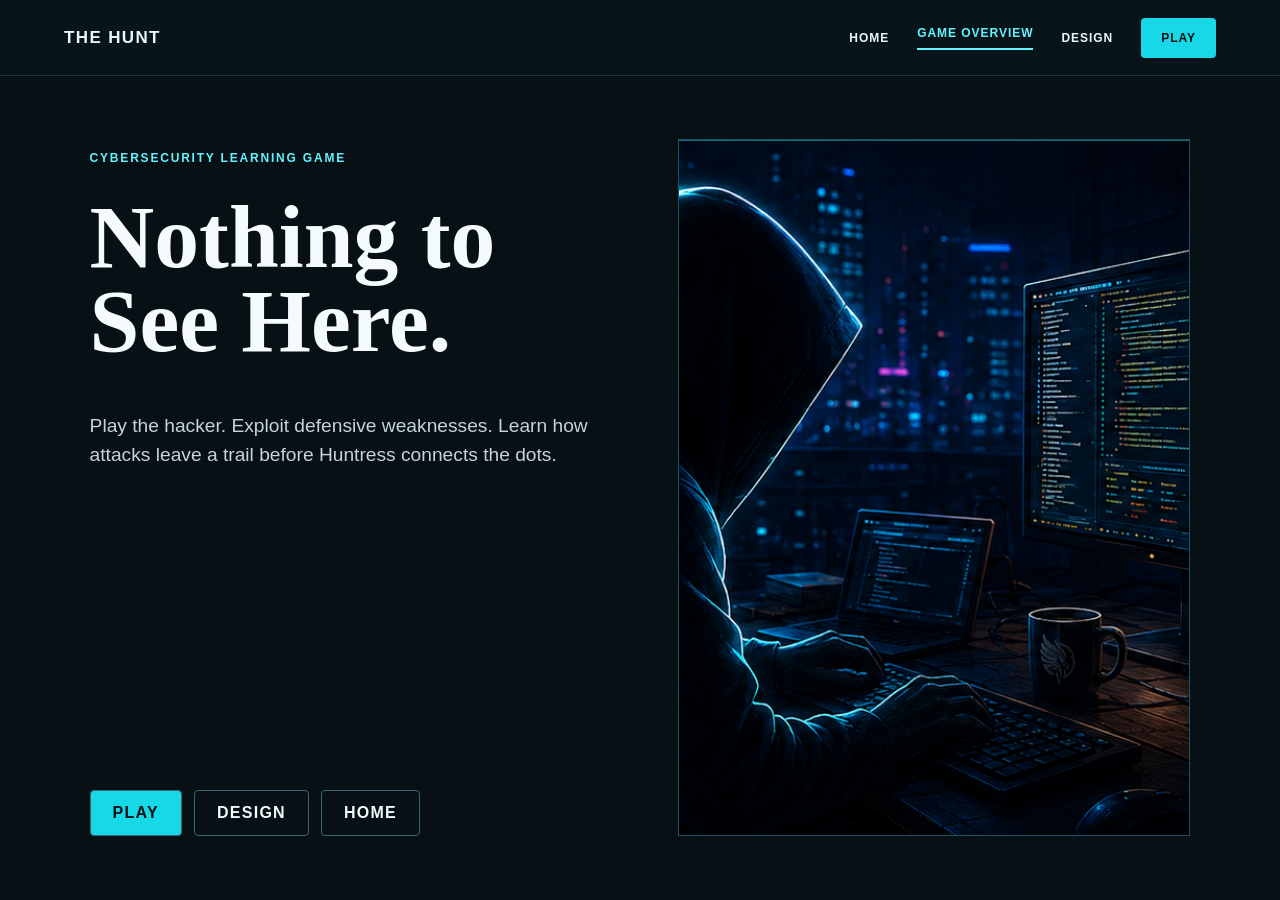
<file: index.html>
<!doctype html><html lang="en"><head><meta charset="utf-8"><meta name="viewport" content="width=device-width,initial-scale=1"><meta name="description" content="The Hunt: Nothing to See Here, a five-minute cybersecurity learning game prototype."><title>The Hunt: Nothing to See Here</title><link rel="stylesheet" href="style.css"></head>
<body class="repo-page">
<header class="repo-nav"><a class="repo-identity" href="index.html">THE HUNT</a><nav aria-label="Repository navigation"><a href="https://lesleylearnification.github.io/Learnified-Games/">HOME</a><a class="active" href="index.html">GAME OVERVIEW</a><a href="design.html">DESIGN</a><a class="repo-play" href="play.html">PLAY</a></nav></header>
<main class="overview-hero">
<section class="overview-copy"><p class="repo-eyebrow">CYBERSECURITY LEARNING GAME</p><h1>Nothing to See Here.</h1><p class="repo-description">Play the hacker. Exploit defensive weaknesses. Learn how attacks leave a trail before Huntress connects the dots.</p><div class="repo-buttons"><a class="repo-primary" href="play.html">PLAY</a><a href="design.html">DESIGN</a><a href="https://lesleylearnification.github.io/Learnified-Games/">HOME</a></div></section>
<section class="overview-visual" aria-label="The Hunt game concept art"><img src="assets/hacker-anonymous.png" alt="Anonymous hooded hacker at a workstation, outlined in cyan"></section>
</main></body></html>
</file>
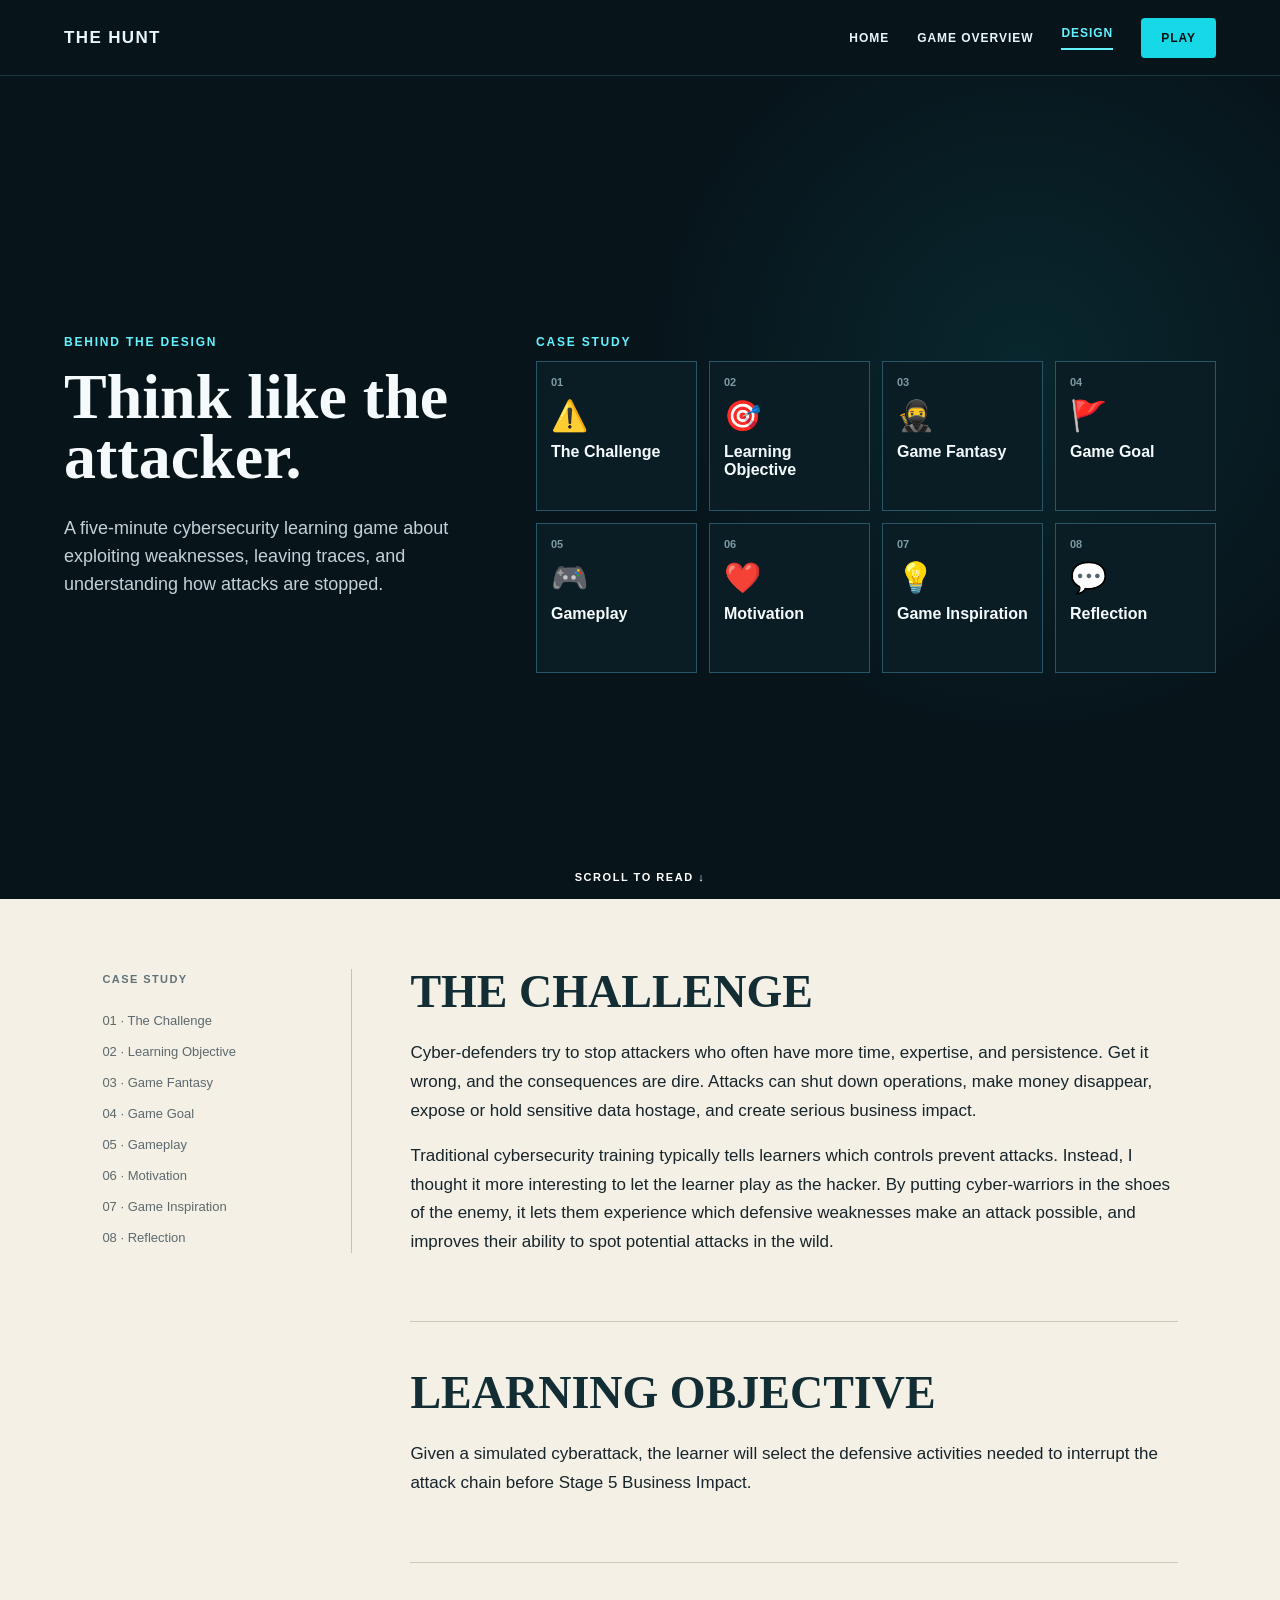
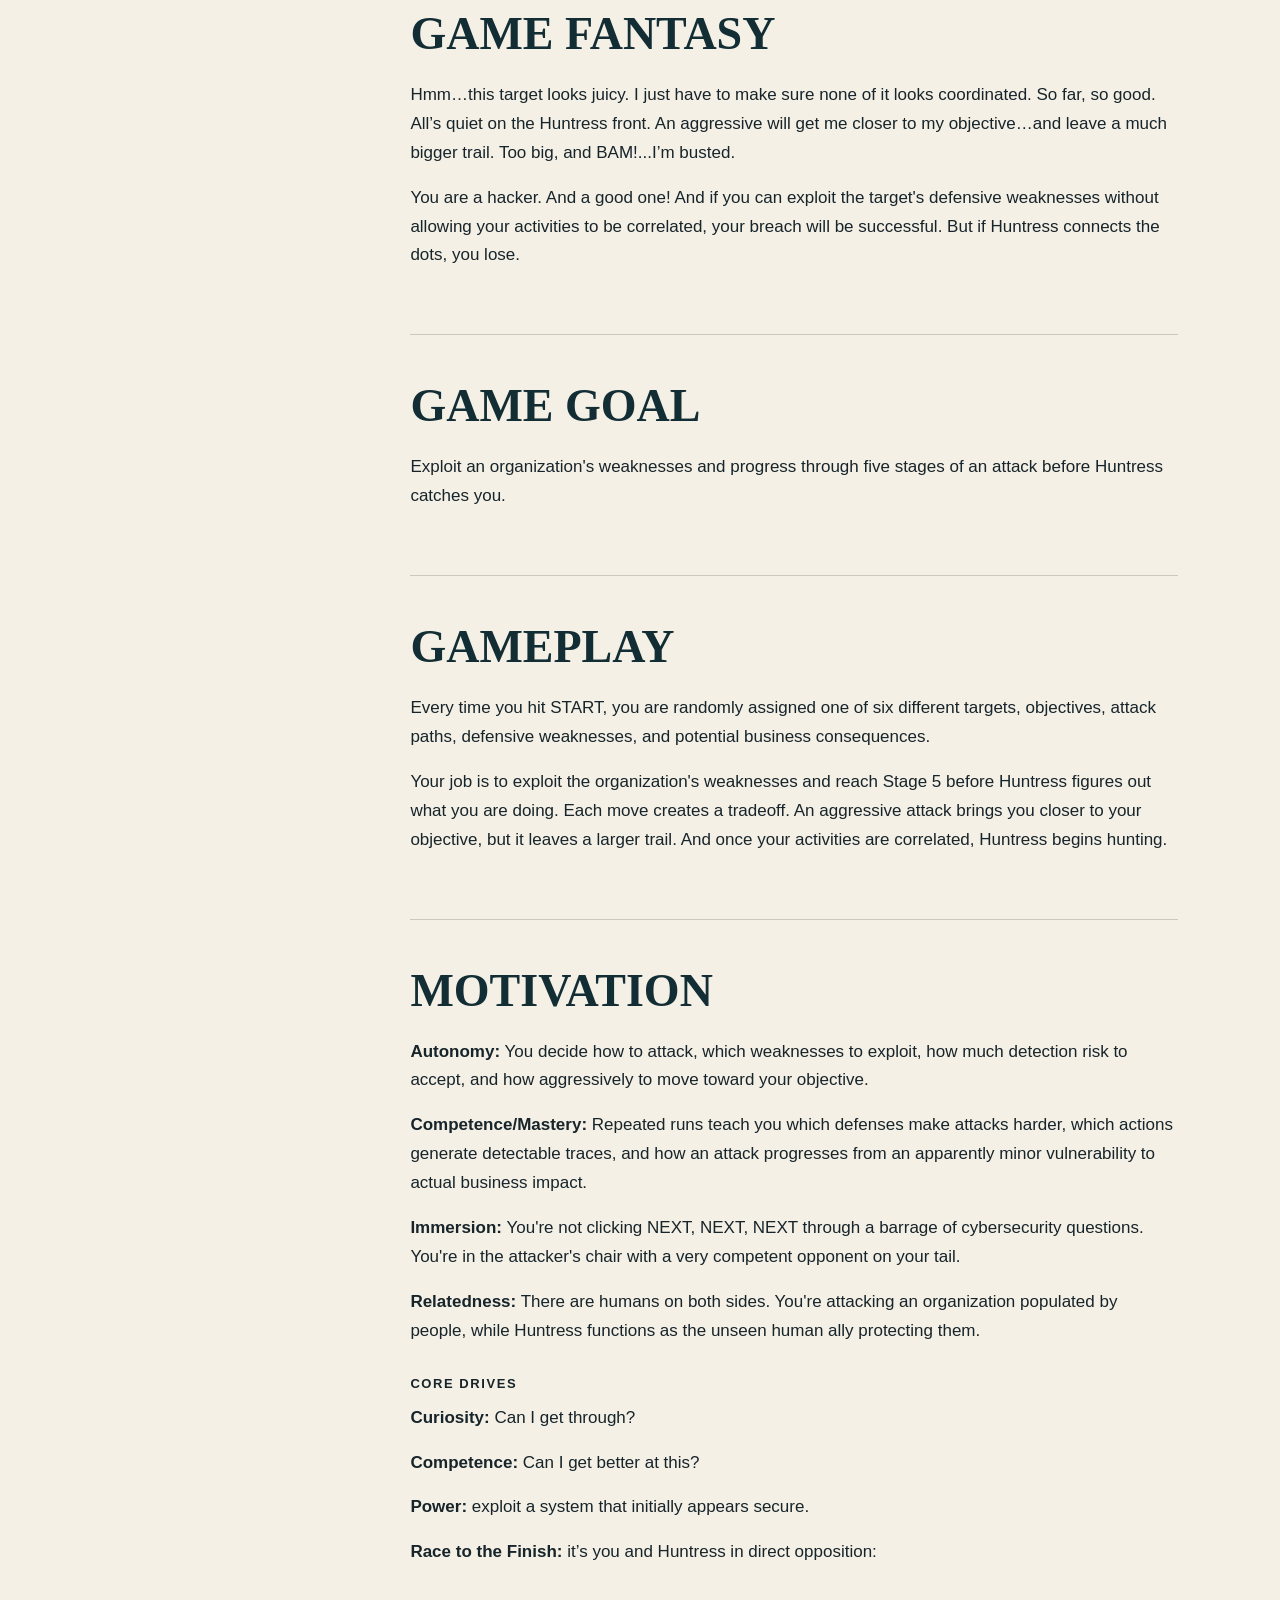
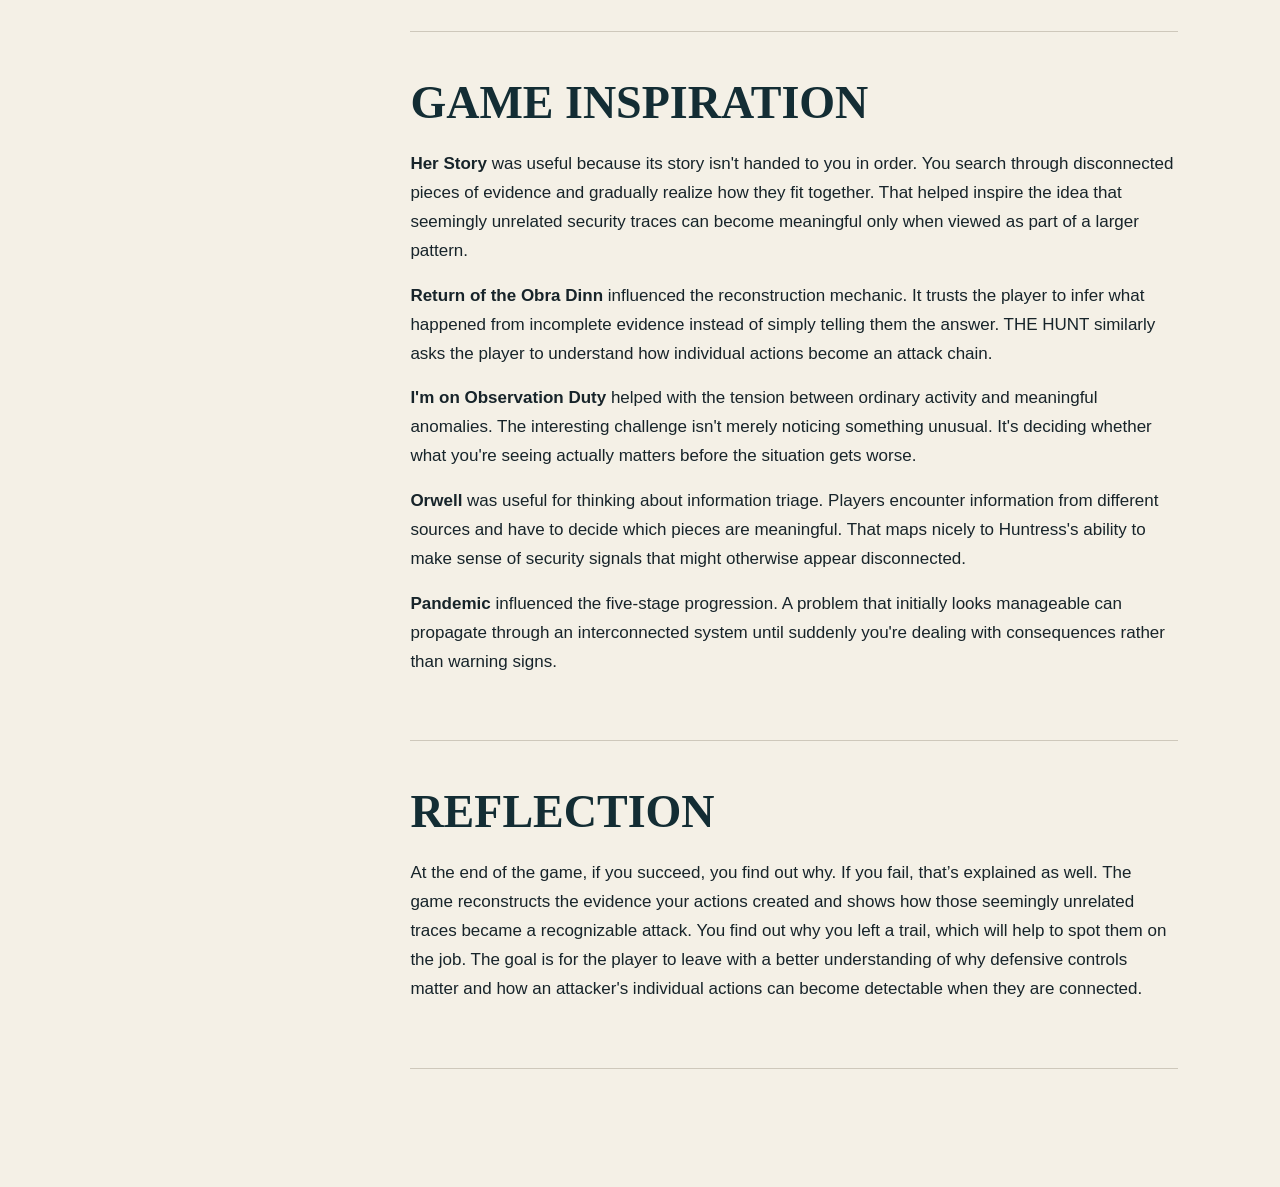
<file: design.html>
<!doctype html><html lang="en"><head><meta charset="utf-8"><meta name="viewport" content="width=device-width,initial-scale=1"><meta name="description" content="Behind the design of The Hunt: Nothing to See Here."><title>Design · The Hunt: Nothing to See Here</title><link rel="stylesheet" href="style.css"></head>
<body class="repo-page design-page">
<header class="repo-nav"><a class="repo-identity" href="index.html">THE HUNT</a><nav aria-label="Repository navigation"><a href="https://lesleylearnification.github.io/Learnified-Games/">HOME</a><a href="index.html">GAME OVERVIEW</a><a class="active" href="design.html">DESIGN</a><a class="repo-play" href="play.html">PLAY</a></nav></header>
<section class="design-hero"><div class="design-intro"><p class="repo-eyebrow">BEHIND THE DESIGN</p><h1>Think like the attacker.</h1><p>A five-minute cybersecurity learning game about exploiting weaknesses, leaving traces, and understanding how attacks are stopped.</p></div>
<div class="case-menu-wrap"><p class="repo-eyebrow">CASE STUDY</p><nav class="case-cards" aria-label="Case study sections">
<a href="#challenge"><b>01</b><span>⚠️</span>The Challenge</a><a href="#objective"><b>02</b><span>🎯</span>Learning Objective</a><a href="#fantasy"><b>03</b><span>🥷</span>Game Fantasy</a><a href="#goal"><b>04</b><span>🚩</span>Game Goal</a><a href="#gameplay"><b>05</b><span>🎮</span>Gameplay</a><a href="#motivation"><b>06</b><span>❤️</span>Motivation</a><a href="#inspiration"><b>07</b><span>💡</span>Game Inspiration</a><a href="#reflection"><b>08</b><span>💬</span>Reflection</a>
</nav></div><a class="scroll-read" href="#challenge">SCROLL TO READ ↓</a></section>
<main class="case-study"><aside><strong>CASE STUDY</strong><nav><a href="#challenge">01 · The Challenge</a><a href="#objective">02 · Learning Objective</a><a href="#fantasy">03 · Game Fantasy</a><a href="#goal">04 · Game Goal</a><a href="#gameplay">05 · Gameplay</a><a href="#motivation">06 · Motivation</a><a href="#inspiration">07 · Game Inspiration</a><a href="#reflection">08 · Reflection</a></nav></aside>
<article>
<section id="challenge"><h2>THE CHALLENGE</h2><p>Cyber-defenders try to stop attackers who often have more time, expertise, and persistence. Get it wrong, and the consequences are dire. Attacks can shut down operations, make money disappear, expose or hold sensitive data hostage, and create serious business impact.</p><p>Traditional cybersecurity training typically tells learners which controls prevent attacks. Instead, I thought it more interesting to let the learner play as the hacker. By putting cyber-warriors in the shoes of the enemy, it lets them experience which defensive weaknesses make an attack possible, and improves their ability to spot potential attacks in the wild.</p></section>
<section id="objective"><h2>LEARNING OBJECTIVE</h2><p>Given a simulated cyberattack, the learner will select the defensive activities needed to interrupt the attack chain before Stage 5 Business Impact.</p></section>
<section id="fantasy"><h2>GAME FANTASY</h2><p>Hmm…this target looks juicy. I just have to make sure none of it looks coordinated. So far, so good. All’s quiet on the Huntress front. An aggressive will get me closer to my objective…and leave a much bigger trail. Too big, and BAM!...I’m busted.</p><p>You are a hacker. And a good one! And if you can exploit the target's defensive weaknesses without allowing your activities to be correlated, your breach will be successful. But if Huntress connects the dots, you lose.</p></section>
<section id="goal"><h2>GAME GOAL</h2><p>Exploit an organization's weaknesses and progress through five stages of an attack before Huntress catches you.</p></section>
<section id="gameplay"><h2>GAMEPLAY</h2><p>Every time you hit START, you are randomly assigned one of six different targets, objectives, attack paths, defensive weaknesses, and potential business consequences.</p><p>Your job is to exploit the organization's weaknesses and reach Stage 5 before Huntress figures out what you are doing. Each move creates a tradeoff. An aggressive attack brings you closer to your objective, but it leaves a larger trail. And once your activities are correlated, Huntress begins hunting.</p></section>
<section id="motivation"><h2>MOTIVATION</h2><p><strong>Autonomy:</strong> You decide how to attack, which weaknesses to exploit, how much detection risk to accept, and how aggressively to move toward your objective.</p><p><strong>Competence/Mastery:</strong> Repeated runs teach you which defenses make attacks harder, which actions generate detectable traces, and how an attack progresses from an apparently minor vulnerability to actual business impact.</p><p><strong>Immersion:</strong> You're not clicking NEXT, NEXT, NEXT through a barrage of cybersecurity questions. You're in the attacker's chair with a very competent opponent on your tail.</p><p><strong>Relatedness:</strong> There are humans on both sides. You're attacking an organization populated by people, while Huntress functions as the unseen human ally protecting them.</p><h3>CORE DRIVES</h3><p><strong>Curiosity:</strong> Can I get through?</p><p><strong>Competence:</strong> Can I get better at this?</p><p><strong>Power:</strong> exploit a system that initially appears secure.</p><p><strong>Race to the Finish:</strong> it’s you and Huntress in direct opposition:</p></section>
<section id="inspiration"><h2>GAME INSPIRATION</h2><p><strong>Her Story</strong> was useful because its story isn't handed to you in order. You search through disconnected pieces of evidence and gradually realize how they fit together. That helped inspire the idea that seemingly unrelated security traces can become meaningful only when viewed as part of a larger pattern.</p><p><strong>Return of the Obra Dinn</strong> influenced the reconstruction mechanic. It trusts the player to infer what happened from incomplete evidence instead of simply telling them the answer. THE HUNT similarly asks the player to understand how individual actions become an attack chain.</p><p><strong>I'm on Observation Duty</strong> helped with the tension between ordinary activity and meaningful anomalies. The interesting challenge isn't merely noticing something unusual. It's deciding whether what you're seeing actually matters before the situation gets worse.</p><p><strong>Orwell</strong> was useful for thinking about information triage. Players encounter information from different sources and have to decide which pieces are meaningful. That maps nicely to Huntress's ability to make sense of security signals that might otherwise appear disconnected.</p><p><strong>Pandemic</strong> influenced the five-stage progression. A problem that initially looks manageable can propagate through an interconnected system until suddenly you're dealing with consequences rather than warning signs.</p></section>
<section id="reflection"><h2>REFLECTION</h2><p>At the end of the game, if you succeed, you find out why. If you fail, that’s explained as well. The game reconstructs the evidence your actions created and shows how those seemingly unrelated traces became a recognizable attack. You find out why you left a trail, which will help to spot them on the job. The goal is for the player to leave with a better understanding of why defensive controls matter and how an attacker's individual actions can become detectable when they are connected.</p></section>
</article></main></body></html>
</file>
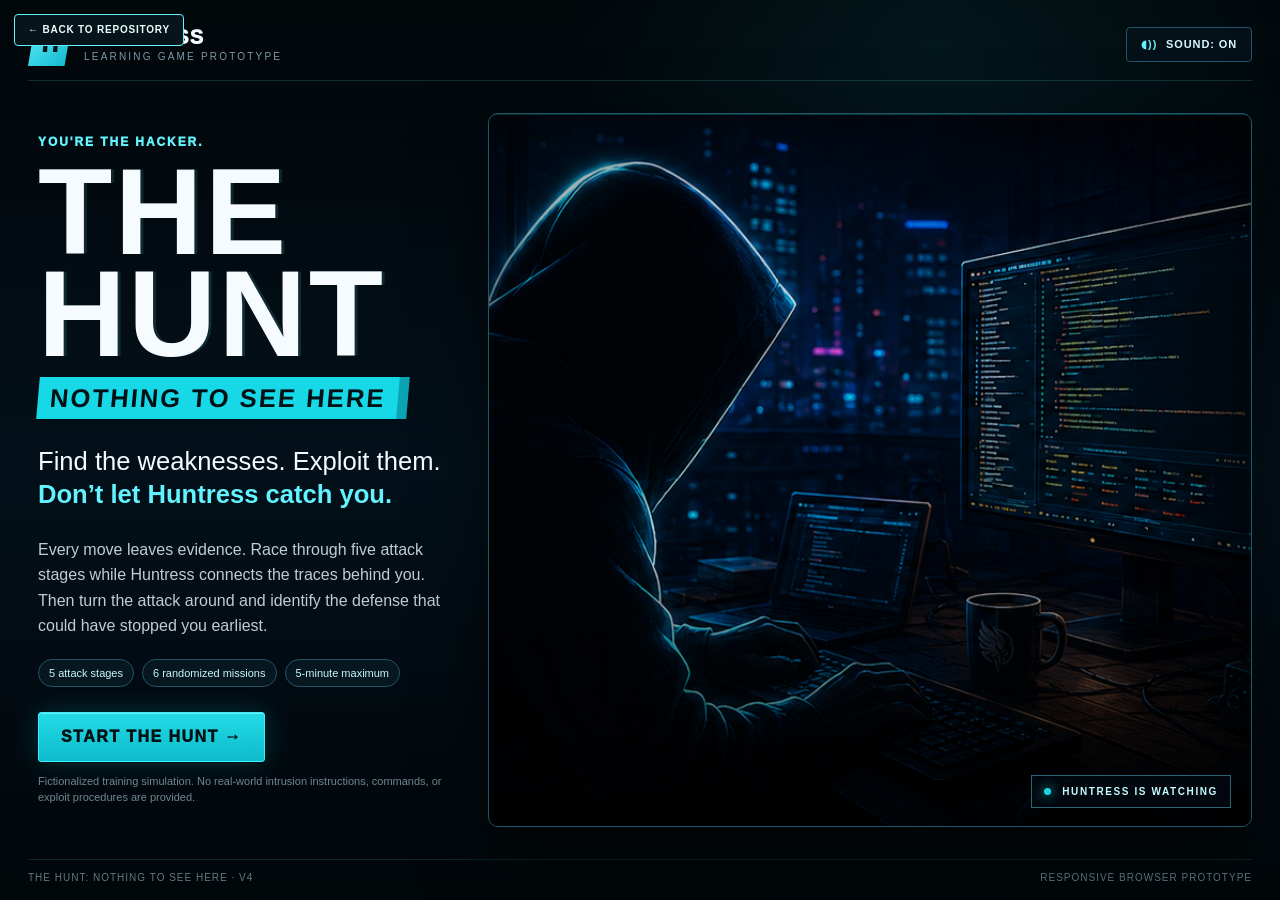
<file: play.html>
<!doctype html>
<html lang="en">
<head>
  <meta charset="utf-8" />
  <meta name="viewport" content="width=device-width,initial-scale=1" />
  <meta name="theme-color" content="#02070b" />
  <meta name="description" content="The Hunt: Nothing to See Here, a five-minute Huntress-inspired cybersecurity learning game prototype." />
  <title>Play · The Hunt: Nothing to See Here</title>
  <link rel="stylesheet" href="style.css" />
</head>
<body>
  <a class="repo-back" href="index.html" aria-label="Back to The Hunt repository">← BACK TO REPOSITORY</a>
  <div id="app" class="app-shell">
    <header class="topbar">
      <div class="brand-lockup" aria-label="Huntress learning game prototype">
        <div class="brand-mark" aria-hidden="true"><span>H</span></div>
        <div>
          <div class="brand-name">HUNTRESS</div>
          <div class="prototype-label">LEARNING GAME PROTOTYPE</div>
        </div>
      </div>
      <div class="top-actions">
        <button id="soundBtn" class="icon-btn" type="button" aria-pressed="true"><span aria-hidden="true">◖))</span> SOUND: ON</button>
        <button id="restartBtn" class="ghost-btn hidden" type="button"><span aria-hidden="true">◎</span> NEW TARGET</button>
      </div>
    </header>

    <main>
      <section id="startScreen" class="screen start-screen active" aria-labelledby="gameTitle">
        <div class="start-copy">
          <p class="eyebrow">YOU'RE THE HACKER.</p>
          <h1 id="gameTitle"><span>THE HUNT</span><small>NOTHING TO SEE HERE</small></h1>
          <p class="tagline">Find the weaknesses. Exploit them. <strong>Don’t let Huntress catch you.</strong></p>
          <p class="intro">Every move leaves evidence. Race through five attack stages while Huntress connects the traces behind you. Then turn the attack around and identify the defense that could have stopped you earliest.</p>
          <div class="start-meta" aria-label="Game summary">
            <span>5 attack stages</span><span>6 randomized missions</span><span>5-minute maximum</span>
          </div>
          <button id="startBtn" class="primary-btn start-btn" type="button">START THE HUNT <span aria-hidden="true">→</span></button>
          <p class="microcopy">Fictionalized training simulation. No real-world intrusion instructions, commands, or exploit procedures are provided.</p>
        </div>
        <div class="start-art" role="img" aria-label="Anonymous hooded hacker in profile at a workstation, face fully obscured, outlined in glowing cyan">
          <div class="art-grid" aria-hidden="true"></div>
          <div class="huntress-whisper"><span class="pulse-dot" aria-hidden="true"></span> HUNTRESS IS WATCHING</div>
        </div>
      </section>

      <section id="gameScreen" class="screen game-screen" aria-live="polite">
        <div class="mission-strip">
          <div class="mission-card target-card">
            <span class="label">TARGET</span>
            <strong id="targetName">---</strong>
            <span id="targetDetails" class="mission-detail">---</span>
            <span id="missionBadge" class="mission-badge">MISSION</span>
          </div>
          <div class="mission-card mission-objective">
            <span class="label">YOUR JOB</span>
            <strong id="missionObjective">---</strong>
            <span class="mission-detail">Reach Stage 5 before Huntress connects your trail.</span>
          </div>
          <div class="mission-card timer-wrap" aria-label="Time remaining">
            <span class="label">TIME REMAINING</span>
            <strong id="timer">05:00</strong>
          </div>
        </div>

        <div class="stage-row" aria-label="Attack progression">
          <span class="stage-title">ATTACK PROGRESSION</span>
          <div id="stageTrack" class="stage-track"></div>
        </div>

        <div class="game-grid">
          <section class="scene-card">
            <div class="scene-art" role="img" aria-label="Anonymous hooded hacker in profile at computer screens, with all facial details obscured"></div>
            <div class="scene-scan" aria-hidden="true"></div>
            <div class="scene-overlay">
              <span class="scene-kicker" id="stageLabel">STAGE 1 OF 5</span>
              <h2 id="stageName">Initial Access</h2>
              <p id="stagePrompt">Choose your next move.</p>
            </div>
          </section>

          <aside class="huntress-panel" aria-label="Huntress detection status">
            <div class="panel-header">
              <span class="label">HUNTRESS DETECTION</span>
              <span id="detectionWord" class="status-word">QUIET</span>
            </div>
            <div id="detectionSteps" class="detection-steps" aria-hidden="true">
              <span class="on"></span><span></span><span></span><span></span><span></span>
            </div>
            <div class="detection-labels" aria-hidden="true"><span>QUIET</span><span>WATCHING</span><span>CORRELATING</span><span>HUNTING</span><span>CAUGHT</span></div>
            <div class="meter sr-only" aria-label="Detection level"><div id="detectionFill" class="meter-fill"></div></div>
            <p id="huntressMessage" class="huntress-message">No active threat hunter assigned.</p>
            <div class="radar" aria-hidden="true"><i></i><i></i><i></i></div>
            <div class="trace-count"><strong id="traceCount">0</strong><span>traces connected</span></div>
          </aside>

          <section class="choice-panel">
            <div class="choice-heading">
              <div>
                <span class="label">CHOOSE YOUR NEXT MOVE</span>
                <h3>Every option trades speed for visibility.</h3>
              </div>
              <span id="stageHint" class="hint-chip">CHOOSE WISELY <b aria-hidden="true">i</b></span>
            </div>
            <div id="blockFeedback" class="block-feedback hidden" role="status" aria-live="assertive"></div>
            <div id="choices" class="choice-grid"></div>
          </section>

          <section class="trace-panel">
            <div class="panel-header"><span class="label">TRACES YOU'VE LEFT</span><span class="fingerprint" aria-hidden="true">◉</span></div>
            <p class="trace-sub">Huntress sees the pieces.</p>
            <div id="traceTimeline" class="trace-timeline"></div>
            <div class="dot-map" aria-hidden="true"></div>
          </section>
        </div>

        <section class="progress-snapshot" aria-label="Progress snapshot">
          <div><span class="snapshot-label">STAGE</span><strong id="snapStage">1 / 5</strong></div>
          <div><span class="snapshot-label">TRACES</span><strong id="snapTraces">0</strong></div>
          <div><span class="snapshot-label">TIME</span><strong id="snapTime">05:00</strong></div>
          <div><span class="snapshot-label">HUNTRESS</span><strong id="snapHuntress">QUIET</strong></div>
          <div class="snapshot-progress"><span id="snapshotFill"></span></div>
        </section>

        <section class="tip-ribbon" aria-label="Gameplay tips">
          <div class="pro-tip"><span class="tip-icon" aria-hidden="true">☼</span><div><strong>HUNTRESS PRO TIP</strong><span>Move fast, but don’t get sloppy. Huntress connects the dots.</span></div></div>
          <div><span class="tip-icon" aria-hidden="true">◉</span><span>More traces mean more attention.</span></div>
          <div><span class="tip-icon" aria-hidden="true">⬡</span><span>Strong defenses can block your path.</span></div>
          <div><span class="tip-icon" aria-hidden="true">⌘</span><span>Huntress correlates activity across systems.</span></div>
          <div><span class="tip-icon" aria-hidden="true">◎</span><span>Reach Stage 5 to complete your objective.</span></div>
        </section>
      </section>

      <section id="consequenceScreen" class="screen consequence-screen" aria-live="assertive">
        <div class="result-card">
          <p class="eyebrow" id="resultEyebrow">RUN COMPLETE</p>
          <h2 id="resultTitle">---</h2>
          <p id="resultBody" class="result-body">---</p>
          <div class="result-stats">
            <div><span>REACHED</span><strong id="resultStage">Stage 0</strong></div>
            <div><span>DETECTION</span><strong id="resultDetection">0%</strong></div>
            <div><span>TIME USED</span><strong id="resultTime">00:00</strong></div>
          </div>
          <button id="forensicsBtn" class="primary-btn" type="button">REVIEW THE ATTACK <span aria-hidden="true">→</span></button>
        </div>
      </section>

      <section id="forensicsScreen" class="screen forensics-screen">
        <div class="forensics-head">
          <p class="eyebrow">HUNTRESS FORENSICS</p>
          <h2>Your attack left a story.</h2>
          <p>Choose the defensive control that would have interrupted your chain <strong>earliest</strong>.</p>
        </div>
        <div class="forensics-grid">
          <div class="attack-recap">
            <span class="label">YOUR ATTACK CHAIN</span>
            <div id="recapChain" class="recap-chain"></div>
            <div id="earliestBreak" class="earliest-break"></div>
          </div>
          <div class="defense-check">
            <span class="label">DEFENSE CHECK</span>
            <div id="defenseChoices" class="defense-grid"></div>
            <div id="defenseFeedback" class="defense-feedback" role="status"></div>
          </div>
        </div>
        <div class="final-actions">
          <button id="anotherBtn" class="primary-btn hidden" type="button">HACK ANOTHER TARGET <span aria-hidden="true">→</span></button>
        </div>
      </section>
    </main>

    <footer><span>THE HUNT: NOTHING TO SEE HERE · V4</span><span>RESPONSIVE BROWSER PROTOTYPE</span></footer>
  </div>
  <script src="game.js"></script>
</body>
</html>
</file>
<file: style.css>
:root{
  --bg:#02070b;--bg2:#041019;--panel:#06131c;--panel2:#081a24;--panel3:#0b202b;
  --ink:#f6fbff;--muted:#a9bac4;--dim:#718794;--cyan:#16d8e6;--cyan2:#63f3ff;
  --blue:#1189bd;--purple:#7d4dff;--red:#ff4b55;--amber:#ffb51f;--green:#69e86e;
  --line:#17455a;--line2:#28677d;--shadow:0 20px 70px rgba(0,0,0,.5);--radius:7px;
}
*{box-sizing:border-box}html{background:var(--bg);color-scheme:dark;scroll-behavior:smooth}body{margin:0;min-height:100vh;color:var(--ink);font-family:"Arial Narrow","Segoe UI",Arial,sans-serif;background:radial-gradient(circle at 73% 5%,rgba(22,216,230,.08),transparent 30%),linear-gradient(180deg,#010609 0,#031019 52%,#010609 100%)}
button{font:inherit}.app-shell{width:min(100%,1600px);margin:auto;min-height:100vh;padding:18px 28px 12px}.topbar,footer{display:flex;align-items:center;justify-content:space-between;gap:16px}.topbar{padding:4px 0 14px;border-bottom:1px solid rgba(99,243,255,.16)}
.brand-lockup{display:flex;align-items:center;gap:12px}.brand-mark{width:44px;height:44px;display:grid;place-items:center;clip-path:polygon(17% 0,100% 0,83% 100%,0 100%);background:linear-gradient(135deg,var(--cyan2),#0db5ca);box-shadow:0 0 22px rgba(22,216,230,.18)}.brand-mark span{font-weight:950;font-size:23px;color:#001117;transform:skew(-5deg)}.brand-name{font-weight:950;letter-spacing:.065em;font-size:20px}.prototype-label{font-size:9px;color:#7e9aa8;letter-spacing:.22em;margin-top:2px}.top-actions{display:flex;gap:8px}.ghost-btn,.icon-btn{cursor:pointer;background:rgba(5,18,27,.85);border:1px solid #23536a;color:#d8f9ff;padding:10px 14px;border-radius:4px;font-size:11px;font-weight:900;letter-spacing:.08em}.ghost-btn:hover,.icon-btn:hover{border-color:var(--cyan);background:#0a202b}.ghost-btn span,.icon-btn span{color:var(--cyan2);margin-right:5px}.primary-btn{cursor:pointer;border:1px solid #3af1fb;background:linear-gradient(180deg,#24dbe6,#0dbbca);color:#001116;font-weight:950;letter-spacing:.09em;text-transform:uppercase;padding:15px 22px;border-radius:3px;box-shadow:0 0 28px rgba(22,216,230,.2),inset 0 1px 0 rgba(255,255,255,.35);min-height:50px}.primary-btn:hover{filter:brightness(1.08);box-shadow:0 0 40px rgba(22,216,230,.28)}.primary-btn:focus-visible,.ghost-btn:focus-visible,.icon-btn:focus-visible,.choice-card:focus-visible,.defense-card:focus-visible{outline:3px solid #fff;outline-offset:3px}.screen{display:none}.screen.active{display:block}.hidden{display:none!important}.sr-only{position:absolute!important;width:1px!important;height:1px!important;padding:0!important;margin:-1px!important;overflow:hidden!important;clip:rect(0,0,0,0)!important;white-space:nowrap!important;border:0!important}
.eyebrow,.label{font-size:11px;font-weight:950;letter-spacing:.16em;color:var(--cyan2)}
.start-screen{display:none;grid-template-columns:minmax(340px,.72fr) minmax(560px,1.28fr);gap:30px;min-height:700px;padding:32px 0;align-items:stretch}.start-screen.active{display:grid}.start-copy{align-self:center;max-width:560px;padding:10px}.start-copy h1{margin:10px 0 18px;line-height:.84;text-transform:uppercase}.start-copy h1 span{display:block;font-family:Impact,Haettenschweiler,"Arial Narrow Bold",sans-serif;font-size:clamp(78px,9.5vw,150px);letter-spacing:.02em;text-shadow:3px 0 0 rgba(99,243,255,.13)}.start-copy h1 small{display:inline-block;font-size:clamp(18px,2vw,34px);line-height:1.1;color:#001116;background:var(--cyan);padding:7px 12px;margin-top:12px;letter-spacing:.08em;transform:skew(-5deg);box-shadow:10px 0 0 #0aa4b2}.tagline{font-size:clamp(21px,2vw,31px);line-height:1.3;max-width:520px}.tagline strong{color:var(--cyan2)}.intro{color:#c0cdd4;font-size:16px;line-height:1.58;max-width:540px}.start-meta{display:flex;flex-wrap:wrap;gap:8px;margin:21px 0}.start-meta span{border:1px solid #225367;background:#061720;padding:7px 10px;border-radius:999px;font-size:11px;color:#c9f7fc}.start-btn{margin-top:4px}.microcopy{font-size:10px;color:#6f8792;line-height:1.45;margin-top:12px}.start-art{min-height:640px;border:1px solid #22566a;border-radius:10px;position:relative;overflow:hidden;box-shadow:var(--shadow),inset 0 0 100px rgba(0,0,0,.7);background-image:radial-gradient(ellipse 8% 16% at 18% 31%,rgba(0,2,4,.98) 0 68%,rgba(0,2,4,.84) 80%,transparent 100%),linear-gradient(90deg,rgba(0,4,8,.1),rgba(0,4,8,.16)),url('assets/hacker-anonymous.png');background-size:cover;background-position:center 42%}.start-art:after{content:"";position:absolute;inset:0;background:linear-gradient(180deg,rgba(0,0,0,.02),transparent 60%,rgba(0,0,0,.72)),radial-gradient(circle at 18% 34%,transparent 0 20%,rgba(0,0,0,.12) 45%,rgba(0,0,0,.38) 100%);pointer-events:none}.art-grid{position:absolute;inset:0;opacity:.15;background-image:linear-gradient(rgba(22,216,230,.13) 1px,transparent 1px),linear-gradient(90deg,rgba(22,216,230,.13) 1px,transparent 1px);background-size:38px 38px;mask-image:linear-gradient(90deg,transparent 20%,#000 100%)}.huntress-whisper{position:absolute;right:20px;bottom:18px;z-index:3;color:#c5fbff;font-weight:900;letter-spacing:.16em;font-size:10px;border:1px solid #2c6475;padding:10px 12px;background:rgba(2,9,14,.86)}.pulse-dot{display:inline-block;width:7px;height:7px;border-radius:50%;background:var(--cyan);box-shadow:0 0 12px var(--cyan);margin-right:7px;animation:pulse 1.6s infinite}@keyframes pulse{50%{opacity:.4;box-shadow:0 0 2px var(--cyan)}}
.game-screen{padding:18px 0 25px}.mission-strip{display:grid;grid-template-columns:1.1fr 2.25fr 1.05fr;gap:12px;margin:4px 0 13px}.mission-card{background:linear-gradient(180deg,rgba(7,21,30,.97),rgba(4,15,23,.97));border:1px solid #1c5268;padding:13px 15px;border-radius:var(--radius);min-height:82px}.mission-card strong{display:block;margin-top:6px;font-size:18px;letter-spacing:.015em}.mission-detail{display:block;margin-top:5px;color:#b8c7cf;font-size:12px}.timer-wrap{text-align:center}.timer-wrap strong{font-family:Impact,"Arial Narrow",sans-serif;font-size:38px;color:var(--cyan);letter-spacing:.05em;line-height:1}.timer-wrap.warning strong{color:var(--amber)}.timer-wrap.danger strong{color:var(--red);text-shadow:0 0 18px rgba(255,75,85,.3)}
.stage-row{display:flex;align-items:center;gap:15px;background:#041019;border:1px solid #17465a;border-radius:var(--radius);padding:9px 13px;margin-bottom:13px}.stage-title{font-size:11px;letter-spacing:.13em;color:#a8bac3;font-weight:900;white-space:nowrap}.stage-track{display:flex;gap:0;flex:1}.stage-node{position:relative;flex:1;min-width:76px;height:39px;border:1px solid #28596b;border-right:0;background:#06151e;display:flex;align-items:center;justify-content:center;font-size:11px;font-weight:900;color:#a1b2bb;letter-spacing:.03em;clip-path:polygon(10px 0,calc(100% - 10px) 0,100% 50%,calc(100% - 10px) 100%,10px 100%,20px 50%);margin-left:-7px;padding:0 13px}.stage-node:first-child{margin-left:0;clip-path:polygon(0 0,calc(100% - 10px) 0,100% 50%,calc(100% - 10px) 100%,0 100%,10px 50%)}.stage-node.done{background:#0c313a;color:#a7f8ff;border-color:#207886}.stage-node.active{color:#001116;background:linear-gradient(180deg,#2ae2eb,#13c8d3);border-color:#3bfbff;box-shadow:0 0 22px rgba(22,216,230,.18)}.stage-node.fail{background:var(--red);color:#1a0307;border-color:var(--red)}
.game-grid{display:grid;grid-template-columns:minmax(0,1fr) 330px;gap:13px}.scene-card,.huntress-panel,.choice-panel,.trace-panel{border:1px solid #1d5267;border-radius:var(--radius);background:rgba(4,15,23,.96);box-shadow:0 12px 34px rgba(0,0,0,.25)}.scene-card{position:relative;overflow:hidden;min-height:365px}.scene-art{position:absolute;inset:0;background-image:radial-gradient(ellipse 7.5% 16% at 18% 34%,rgba(0,2,4,1) 0 72%,rgba(0,2,4,.93) 84%,transparent 100%),linear-gradient(90deg,rgba(0,0,0,.02),rgba(0,0,0,.07)),url('assets/hacker-anonymous.png');background-size:cover;background-position:center 42%;filter:contrast(1.08) saturate(1.08)}.scene-art:after{content:"";position:absolute;inset:0;background:linear-gradient(180deg,transparent 35%,rgba(0,3,6,.15) 58%,rgba(0,4,8,.88) 100%),linear-gradient(90deg,rgba(0,3,6,.1) 0,transparent 46%,rgba(0,3,6,.08) 100%)}.scene-scan{position:absolute;inset:0;z-index:1;pointer-events:none;background:linear-gradient(180deg,transparent 49.7%,rgba(43,233,244,.12) 50%,transparent 50.3%);background-size:100% 6px;opacity:.12}.scene-overlay{position:absolute;z-index:3;left:25px;bottom:22px;max-width:590px;text-shadow:0 2px 13px #000}.scene-kicker{font-size:11px;font-weight:950;letter-spacing:.14em;color:var(--cyan2)}.scene-overlay h2{font-family:Impact,"Arial Narrow",sans-serif;text-transform:uppercase;letter-spacing:.035em;font-size:46px;margin:6px 0 7px}.scene-overlay p{margin:0;color:#eef5f7;font-size:15px;max-width:590px}
.huntress-panel{position:relative;padding:16px 17px;display:flex;flex-direction:column;overflow:hidden}.panel-header{display:flex;justify-content:space-between;gap:12px;align-items:flex-start}.status-word{font-weight:950;color:var(--cyan2);letter-spacing:.08em}.detection-steps{display:flex;align-items:center;justify-content:space-between;margin:22px 1px 10px;position:relative}.detection-steps:before{content:"";position:absolute;left:6px;right:6px;height:1px;background:#3d5d6d}.detection-steps span{position:relative;z-index:1;width:11px;height:11px;border-radius:50%;background:#304754;border:1px solid #506976}.detection-steps span.on{background:var(--cyan);border-color:var(--cyan2);box-shadow:0 0 13px rgba(22,216,230,.45)}.detection-steps span.hot{background:var(--red);border-color:#ff9ba1;box-shadow:0 0 13px rgba(255,75,85,.45)}.detection-labels{display:grid;grid-template-columns:repeat(5,1fr);gap:1px;font-size:8px;color:#7f949f;text-align:center;letter-spacing:.04em}.detection-labels span:first-child{text-align:left}.detection-labels span:last-child{text-align:right}.huntress-message{color:#d2dde2;line-height:1.46;min-height:73px;margin:24px 0 14px}.radar{position:absolute;right:19px;bottom:54px;width:57px;height:57px;border:1px solid rgba(22,216,230,.55);border-radius:50%;opacity:.74}.radar:before,.radar:after{content:"";position:absolute;background:rgba(22,216,230,.55)}.radar:before{left:50%;top:-7px;bottom:-7px;width:1px}.radar:after{top:50%;left:-7px;right:-7px;height:1px}.radar i{position:absolute;border:1px solid rgba(22,216,230,.38);border-radius:50%;inset:8px}.radar i:nth-child(2){inset:17px}.radar i:nth-child(3){inset:auto;width:2px;height:24px;border:0;border-left:1px solid var(--cyan);left:50%;top:50%;transform-origin:0 0;animation:sweep 3.3s linear infinite}@keyframes sweep{to{transform:rotate(360deg)}}.trace-count{margin-top:auto;padding-top:14px;border-top:1px solid #183b4b;display:flex;align-items:baseline;gap:8px}.trace-count strong{font-size:34px;color:var(--cyan)}.trace-count span{font-size:10px;color:#9bb0ba;text-transform:uppercase;letter-spacing:.08em}
.choice-panel{grid-column:1/2;padding:17px}.choice-heading{display:flex;justify-content:space-between;gap:16px;align-items:flex-end;margin-bottom:12px}.choice-heading h3{margin:5px 0 0;font-size:14px;font-weight:500;color:#cbd7dc}.hint-chip{font-size:10px;color:#bcf9ff;border:1px solid #256477;padding:7px 9px;border-radius:999px}.hint-chip b{display:inline-grid;place-items:center;border:1px solid currentColor;border-radius:50%;width:15px;height:15px;margin-left:5px}.choice-grid{display:grid;grid-template-columns:repeat(3,1fr);gap:12px}.choice-card{position:relative;text-align:left;background:linear-gradient(180deg,#071923,#06141d);border:1px solid #2b596c;color:var(--ink);padding:15px 15px 13px;border-radius:5px;min-height:175px;cursor:pointer;transition:transform .15s ease,border-color .15s ease,background .15s ease,box-shadow .15s ease}.choice-card:hover{transform:translateY(-2px);border-color:var(--cyan);background:#0a202b;box-shadow:0 10px 28px rgba(0,0,0,.22)}.choice-card:disabled{cursor:default;opacity:.7}.choice-card .choice-icon{width:47px;height:47px;border:1px solid currentColor;display:grid;place-items:center;font-size:22px;margin-bottom:12px;border-radius:5px}.choice-card h4{font-size:17px;margin:0 0 7px}.choice-card p{font-size:12px;line-height:1.45;color:#bdcad0;margin:0 0 13px}.choice-meta{display:flex;gap:6px;flex-wrap:wrap;margin-top:auto}.choice-meta span{font-size:9px;border:1px solid #315364;padding:5px 7px;border-radius:3px;color:#c6dce4}.choice-speed{display:flex;align-items:center;justify-content:space-between;margin-top:12px;font-size:10px;font-weight:900;letter-spacing:.05em}.choice-speed strong{font-size:14px}.choice-card[data-risk="low"]{border-bottom:3px solid var(--green);color:var(--green)}.choice-card[data-risk="medium"]{border-bottom:3px solid var(--amber);color:var(--amber)}.choice-card[data-risk="high"]{border-bottom:3px solid var(--red);color:var(--red)}.choice-card h4,.choice-card p,.choice-card .choice-meta{color:var(--ink)}.choice-card p{color:#bdcad0}.choice-card.resolving{pointer-events:none;transform:translateY(-2px);box-shadow:0 0 0 1px currentColor,0 0 28px color-mix(in srgb,currentColor 22%,transparent)}
.trace-panel{grid-column:2/3;grid-row:2/4;position:relative;padding:16px;min-height:300px;overflow:hidden}.fingerprint{color:#7d929d;font-size:22px}.trace-sub{font-size:11px;color:#a4b6bf;margin:7px 0 0}.trace-timeline{position:relative;z-index:2;display:flex;flex-direction:column;gap:8px;margin-top:14px}.trace-item{border-left:3px solid var(--cyan);padding:9px 10px;background:rgba(6,20,29,.92);animation:traceIn .35s ease}.trace-item strong{display:block;font-size:11px;line-height:1.35}.trace-item span{display:block;color:#89a1ad;font-size:9px;margin-top:4px}.trace-item.hot{border-color:var(--red)}.dot-map{position:absolute;right:-18px;bottom:-20px;width:240px;height:180px;opacity:.08;background-image:radial-gradient(circle,var(--cyan) 1px,transparent 1px);background-size:8px 8px;clip-path:polygon(21% 13%,77% 0,100% 43%,80% 76%,38% 100%,0 63%)}@keyframes traceIn{from{opacity:0;transform:translateX(10px)}to{opacity:1;transform:none}}
.tip-ribbon{margin-top:12px;border:1px solid #1d5267;border-radius:var(--radius);display:grid;grid-template-columns:1.25fr repeat(4,1fr);background:rgba(5,16,24,.96);overflow:hidden}.tip-ribbon>div{min-height:82px;padding:13px 14px;display:flex;align-items:center;gap:12px;border-right:1px solid #1a4355;color:#b9c8cf;font-size:11px;line-height:1.4}.tip-ribbon>div:last-child{border-right:0}.tip-icon{flex:0 0 auto;width:39px;height:39px;border:1px solid var(--cyan);border-radius:50%;display:grid;place-items:center;color:var(--cyan2);font-size:18px}.pro-tip strong{display:block;color:var(--cyan2);font-size:11px;letter-spacing:.08em}.pro-tip span:not(.tip-icon){display:block;margin-top:4px}
.consequence-screen,.forensics-screen{padding:40px 0 60px}.result-card{max-width:930px;margin:46px auto;background:radial-gradient(circle at 50% 0,rgba(22,216,230,.08),transparent 42%),linear-gradient(145deg,#071720,#040c12);border:1px solid #246078;border-radius:8px;padding:42px;box-shadow:var(--shadow);text-align:center}.result-card h2{font-family:Impact,"Arial Narrow",sans-serif;font-size:clamp(50px,7vw,90px);letter-spacing:.03em;margin:8px 0 12px;text-transform:uppercase}.result-body{max-width:720px;margin:0 auto 28px;color:#c7d3d8;font-size:17px;line-height:1.55}.result-stats{display:grid;grid-template-columns:repeat(3,1fr);gap:10px;margin:24px 0 28px}.result-stats div{border:1px solid #1d495d;background:#06141d;padding:15px}.result-stats span{display:block;font-size:9px;color:#8fa5af;letter-spacing:.13em}.result-stats strong{display:block;margin-top:5px;font-size:22px}.forensics-head{max-width:800px;margin-bottom:24px}.forensics-head h2{font-family:Impact,"Arial Narrow",sans-serif;font-size:56px;margin:6px 0}.forensics-head p{color:#c5d0d5}.forensics-grid{display:grid;grid-template-columns:1.2fr 1fr;gap:18px}.attack-recap,.defense-check{background:#06141d;border:1px solid #1d4a5e;border-radius:7px;padding:20px}.recap-chain{margin-top:14px;display:flex;flex-direction:column;gap:10px}.recap-item{display:grid;grid-template-columns:72px 1fr auto;gap:12px;align-items:center;background:#081b24;border:1px solid #1a4557;padding:12px}.recap-item .stage-num{color:var(--cyan2);font-weight:900;font-size:11px}.recap-item .control-tag{font-size:9px;color:#d3edf1;border:1px solid #2f6070;padding:5px 7px;border-radius:999px}.defense-grid{display:grid;gap:10px;margin-top:14px}.defense-card{background:#071923;border:1px solid #2b596c;color:#f2fbff;text-align:left;padding:14px;border-radius:5px;cursor:pointer}.defense-card:hover{border-color:var(--cyan)}.defense-card strong{display:block}.defense-card span{font-size:10px;color:#a6b8c1;display:block;margin-top:5px}.defense-card.correct{border-color:var(--green);background:#082018}.defense-card.wrong{border-color:var(--red);background:#21090c}.defense-feedback{margin-top:14px;min-height:84px;padding:12px;border:1px dashed #2b5262;color:#c2d0d6;line-height:1.5}.final-actions{text-align:center;margin-top:24px}footer{border-top:1px solid rgba(99,243,255,.12);padding-top:12px;color:#627986;font-size:9px;letter-spacing:.1em;text-transform:uppercase}
@media(max-width:1120px){.app-shell{padding:14px 16px}.game-grid{grid-template-columns:minmax(0,1fr) 285px}.tip-ribbon{grid-template-columns:repeat(3,1fr)}.tip-ribbon>div{border-bottom:1px solid #1a4355}.pro-tip{grid-column:1/3}.start-screen.active{grid-template-columns:1fr}.start-art{min-height:480px;order:-1}.start-copy{max-width:740px}.mission-strip{grid-template-columns:1fr 1.7fr .8fr}.choice-card{min-height:185px}}
@media(max-width:900px){.game-grid{grid-template-columns:1fr}.scene-card,.huntress-panel,.choice-panel,.trace-panel{grid-column:1}.trace-panel{grid-row:auto}.huntress-panel{min-height:245px}.choice-grid{grid-template-columns:1fr 1fr}.stage-row{align-items:flex-start;flex-direction:column}.stage-track{width:100%}.forensics-grid{grid-template-columns:1fr}.tip-ribbon{grid-template-columns:1fr 1fr}.pro-tip{grid-column:1/3}}
@media(max-width:650px){.app-shell{padding:10px}.prototype-label{display:none}.brand-name{font-size:16px}.brand-mark{width:36px;height:36px}.topbar{align-items:flex-start}.icon-btn,.ghost-btn{padding:8px 9px;font-size:9px}.start-screen{padding-top:14px}.start-art{min-height:315px;background-position:44% center}.start-copy{padding:5px}.mission-strip{grid-template-columns:1fr auto}.mission-objective{grid-column:1/3}.timer-wrap{grid-column:2;grid-row:1}.mission-card{min-height:74px}.timer-wrap strong{font-size:30px}.stage-title{display:none}.stage-row{padding:8px}.stage-track{overflow-x:auto;padding-bottom:2px}.stage-node{min-width:115px}.scene-card{min-height:310px}.scene-art{background-position:43% center}.scene-overlay{left:16px;right:16px;bottom:16px}.scene-overlay h2{font-size:35px}.scene-overlay p{font-size:13px}.choice-grid{grid-template-columns:1fr}.choice-card{min-height:auto}.choice-heading{align-items:flex-start;flex-direction:column}.hint-chip{display:none}.tip-ribbon{grid-template-columns:1fr}.tip-ribbon>div,.pro-tip{grid-column:1}.result-card{padding:25px 16px;margin:20px auto}.result-stats{grid-template-columns:1fr}.forensics-head h2{font-size:42px}.recap-item{grid-template-columns:55px 1fr}.recap-item .control-tag{grid-column:2}footer{gap:8px;align-items:flex-start;flex-direction:column}}
@media(prefers-reduced-motion:reduce){*{scroll-behavior:auto!important;animation:none!important;transition:none!important}}


/* V3 polish: anonymous art, stronger feedback, clearer traces, accessibility */
body{font-size:16px}.mission-detail{font-size:13px}.eyebrow,.label{font-size:12px}.prototype-label{font-size:10px}.microcopy{font-size:11px}.stage-title{font-size:12px}.stage-node{font-size:12px}.choice-heading h3{font-size:15px}.choice-card p{font-size:14px}.choice-meta span{font-size:11px}.choice-speed{font-size:12px}.trace-sub{font-size:13px}.trace-item strong{font-size:13px}.trace-item span{font-size:11px}.tip-ribbon>div{font-size:13px}.result-stats span{font-size:11px}.recap-item .stage-num{font-size:12px}.recap-item .control-tag{font-size:11px}footer{font-size:10px}
.start-art,.scene-art{background-color:#02080d}.start-art:after{background:linear-gradient(180deg,rgba(0,0,0,.02),transparent 58%,rgba(0,0,0,.7)),linear-gradient(90deg,rgba(1,8,13,.2),transparent 44%,rgba(1,8,13,.05));}.scene-art:after{background:linear-gradient(180deg,rgba(0,0,0,.03) 0,transparent 45%,rgba(0,4,8,.84) 100%),linear-gradient(90deg,rgba(0,3,6,.22) 0,transparent 52%,rgba(0,3,6,.05) 100%)}
.mission-badge{display:inline-flex;align-items:center;gap:6px;margin-top:8px;padding:5px 8px;border:1px solid #6d4bc8;color:#d9caff;background:rgba(125,77,255,.08);border-radius:3px;font-size:11px;font-weight:900;letter-spacing:.09em;text-transform:uppercase}.target-card[data-mission="finance"] .mission-badge{border-color:#ffb51f;color:#ffe09a}.target-card[data-mission="ransomware"] .mission-badge{border-color:#ff4b55;color:#ffb0b5}.target-card[data-mission="data"] .mission-badge{border-color:#7d4dff;color:#d8caff}.target-card[data-mission="recovery"] .mission-badge{border-color:#63f3ff;color:#c7fbff}.target-card[data-mission="trust"] .mission-badge{border-color:#69e86e;color:#c9ffcd}.target-card[data-mission="failure"] .mission-badge{border-color:#ff7b43;color:#ffd1bb}
.huntress-panel[data-state="watching"] .radar,.huntress-panel[data-state="correlating"] .radar{animation:panelPulse 2s ease-in-out infinite}.huntress-panel[data-state="hunting"]{box-shadow:inset 0 0 28px rgba(255,181,31,.08),0 12px 34px rgba(0,0,0,.25)}.huntress-panel[data-state="caught"]{box-shadow:inset 0 0 36px rgba(255,75,85,.13),0 12px 34px rgba(0,0,0,.25)}.huntress-panel[data-state="hunting"] .radar{border-color:var(--amber);animation:panelPulse 1s ease-in-out infinite}.huntress-panel[data-state="caught"] .radar{border-color:var(--red);animation:panelPulse .55s ease-in-out infinite}@keyframes panelPulse{50%{opacity:1;filter:drop-shadow(0 0 8px currentColor)}}
.trace-item{display:grid;grid-template-columns:34px 1fr auto;gap:9px;align-items:center;border-left:0;border:1px solid #21495b;border-radius:4px;padding:10px;background:rgba(6,20,29,.96)}.trace-item .trace-icon{width:30px;height:30px;border:1px solid currentColor;display:grid;place-items:center;border-radius:50%;font-weight:950}.trace-item .trace-copy strong{font-size:13px}.trace-item .trace-copy span{font-size:11px}.trace-item .trace-risk{font-size:10px;font-weight:950;letter-spacing:.06em}.trace-item[data-type="Identity"]{color:#63f3ff}.trace-item[data-type="Email"]{color:#69e86e}.trace-item[data-type="Endpoint"]{color:#ffb51f}.trace-item[data-type="Cloud"]{color:#9d78ff}.trace-item[data-type="Network"]{color:#4ec8ff}.trace-item[data-type="Data"]{color:#ff646d}.trace-item .trace-copy{color:var(--ink)}.trace-item .trace-copy span{color:#a9bac4}.trace-item.hot{border-color:var(--red)}
.block-feedback{margin:0 0 13px;border:1px solid #3e8d58;background:linear-gradient(90deg,rgba(20,96,50,.22),rgba(4,20,18,.82));border-radius:5px;padding:14px 16px;animation:traceIn .28s ease}.block-feedback strong{display:block;color:#8dff9a;font-size:16px;letter-spacing:.06em}.block-feedback span{display:block;color:#d4ead7;margin-top:5px;font-size:13px;line-height:1.45}.block-feedback .why{color:#b8c9d0;margin-top:7px}.block-feedback.warn{border-color:#ff4b55;background:linear-gradient(90deg,rgba(130,20,30,.18),rgba(4,20,18,.82))}.block-feedback.warn strong{color:#ff9298}
.progress-snapshot{margin-top:12px;border:1px solid #1d5267;background:rgba(5,16,24,.97);border-radius:var(--radius);display:grid;grid-template-columns:repeat(4,minmax(100px,1fr));position:relative;overflow:hidden}.progress-snapshot>div:not(.snapshot-progress){padding:11px 16px;border-right:1px solid #1a4355;display:flex;align-items:baseline;justify-content:center;gap:10px}.progress-snapshot>div:nth-child(4){border-right:0}.snapshot-label{font-size:10px;color:#8da8b4;letter-spacing:.12em}.progress-snapshot strong{font-size:17px;color:#eafcff}.snapshot-progress{grid-column:1/-1;height:5px;background:#0a2632}.snapshot-progress span{display:block;height:100%;width:20%;background:linear-gradient(90deg,var(--cyan),var(--cyan2));transition:width .3s ease}.progress-snapshot.danger .snapshot-progress span{background:linear-gradient(90deg,var(--amber),var(--red))}
.earliest-break{margin-top:16px;padding:15px;border:1px solid #397863;background:#082019;border-radius:5px;color:#d7f8e4;line-height:1.5}.earliest-break strong{color:#8dffb0}.recap-item{grid-template-columns:74px minmax(0,1fr) minmax(140px,.6fr);}.recap-item .trace-detail{grid-column:2/4;font-size:12px;color:#a9bac4;padding-top:5px;border-top:1px solid #173b4a}.recap-item.blocked{border-color:#5e9b72;background:#082019}.timeline-turn{color:var(--amber);font-weight:900}
@media(max-width:900px){.progress-snapshot{grid-template-columns:1fr 1fr}.progress-snapshot>div:not(.snapshot-progress){border-bottom:1px solid #1a4355}.recap-item{grid-template-columns:68px 1fr}.recap-item .control-tag,.recap-item .trace-detail{grid-column:2}}
@media(max-width:650px){body{font-size:16px}.mission-detail,.choice-card p,.trace-sub,.tip-ribbon>div{font-size:13px}.progress-snapshot{grid-template-columns:1fr 1fr}.start-art{background-position:44% 42%}.scene-art{background-position:43% 42%}}
.game-screen.escalating .scene-scan{opacity:.2}.game-screen.danger-zone .scene-card{border-color:#8b6130;box-shadow:0 0 28px rgba(255,181,31,.07)}.game-screen.danger-zone .scene-scan{opacity:.28}.game-screen.danger-zone .stage-row{border-color:#6d4a2a}.game-screen.danger-zone .huntress-panel{border-color:#8b6130}
@media(prefers-reduced-motion:reduce){.huntress-panel .radar,.pulse-dot{animation:none!important}}

/* Individual Game Repository shell */
.repo-page{margin:0;background:#061015;color:#f5fbfd;font-family:Inter,Arial,sans-serif}.repo-nav{min-height:76px;padding:0 clamp(20px,5vw,76px);display:flex;align-items:center;justify-content:space-between;border-bottom:1px solid rgba(99,243,255,.16);background:#07151b}.repo-nav a{color:#e9f7f8;text-decoration:none;font-weight:800;letter-spacing:.08em;font-size:12px}.repo-nav nav{display:flex;align-items:center;gap:28px}.repo-nav nav a.active{color:#63f3ff;border-bottom:2px solid #63f3ff;padding-bottom:8px}.repo-nav .repo-play,.repo-primary{background:#16d8e6!important;color:#031015!important;padding:13px 20px;border-radius:4px}.repo-identity{font-size:17px!important}.overview-hero{min-height:calc(100vh - 77px);display:grid;grid-template-columns:minmax(0,1fr) minmax(420px,1fr);gap:6vw;padding:7vh clamp(24px,7vw,110px);align-items:stretch}.overview-copy{display:flex;flex-direction:column;justify-content:center}.repo-eyebrow{color:#63f3ff;font-weight:900;letter-spacing:.15em;font-size:12px}.overview-copy h1,.design-intro h1{font-family:Georgia,serif;font-size:clamp(54px,7vw,104px);line-height:.94;margin:18px 0 28px;max-width:650px}.repo-description{font-size:clamp(18px,1.5vw,23px);line-height:1.55;color:#c6d5da;max-width:690px}.repo-buttons{margin-top:auto;display:flex;gap:12px;align-items:center}.repo-buttons a{border:1px solid #3a6572;color:#eefbfc;text-decoration:none;padding:13px 22px;border-radius:4px;font-weight:900;letter-spacing:.08em}.overview-visual{border:1px solid #205063;min-height:560px;overflow:hidden;background:#02080d}.overview-visual img{width:100%;height:100%;object-fit:cover;object-position:center}.design-hero{min-height:calc(100vh - 77px);padding:6vh clamp(24px,5vw,76px) 34px;display:grid;grid-template-columns:minmax(300px,.75fr) minmax(620px,1.25fr);gap:5vw;align-content:center;position:relative;background:radial-gradient(circle at 80% 35%,rgba(22,216,230,.09),transparent 32%),#07151b}.design-intro h1{font-size:clamp(48px,5vw,78px)}.design-intro>p:last-child{font-size:18px;line-height:1.55;color:#c4d2d7;max-width:520px}.case-cards{display:grid;grid-template-columns:repeat(4,1fr);gap:12px}.case-cards a{min-height:150px;border:1px solid #285567;background:#0a1c24;color:#f5fbfd;text-decoration:none;padding:14px;display:flex;flex-direction:column;gap:10px;font-weight:800}.case-cards a:hover,.case-cards a:focus{border-color:#63f3ff}.case-cards b{color:#7d9aa5;font-size:11px}.case-cards span{font-size:30px}.scroll-read{position:absolute;bottom:16px;left:50%;transform:translateX(-50%);color:white;text-decoration:none;font-size:11px;font-weight:900;letter-spacing:.14em}.case-study{background:#f4f0e6;color:#17242a;display:grid;grid-template-columns:250px minmax(0,850px);gap:58px;padding:70px clamp(24px,8vw,130px);justify-content:center}.case-study aside{border-right:1px solid #c8c2b5;padding-right:28px;position:sticky;top:30px;align-self:start}.case-study aside>strong{font-size:11px;letter-spacing:.13em;color:#607278}.case-study aside nav{display:flex;flex-direction:column;margin-top:18px}.case-study aside a{color:#5d696d;text-decoration:none;padding:8px 0;font-size:13px}.case-study aside a:hover{color:#007f8b}.case-study article section{padding:0 0 48px;margin-bottom:48px;border-bottom:1px solid #cec8bb;scroll-margin-top:24px}.case-study h2{font-family:Georgia,serif;font-size:46px;line-height:1;margin:0 0 24px;color:#132d34}.case-study h3{font-size:13px;letter-spacing:.12em;margin-top:30px}.case-study p{font-size:17px;line-height:1.7;margin:0 0 16px}.repo-back{position:fixed;z-index:9999;top:14px;left:14px;background:#07151b;border:1px solid #63f3ff;color:#eaffff;text-decoration:none;padding:10px 13px;border-radius:4px;font:800 10px/1 Inter,Arial,sans-serif;letter-spacing:.08em}.repo-back:focus,.repo-back:hover{background:#0b2731}
@media(max-width:1000px){.repo-nav{align-items:flex-start;padding-top:18px;padding-bottom:18px;gap:16px}.repo-nav nav{gap:15px;flex-wrap:wrap;justify-content:flex-end}.overview-hero,.design-hero{grid-template-columns:1fr}.overview-copy{min-height:480px}.overview-visual{min-height:460px}.case-cards{grid-template-columns:repeat(4,1fr)}.case-study{grid-template-columns:1fr}.case-study aside{position:static;border-right:0;border-bottom:1px solid #c8c2b5;padding:0 0 20px}.case-study aside nav{display:grid;grid-template-columns:repeat(2,1fr)}}
@media(max-width:650px){.repo-nav{display:block}.repo-nav nav{margin-top:16px;justify-content:flex-start;gap:12px}.repo-nav nav a{font-size:10px}.overview-hero{padding:38px 18px}.overview-copy{min-height:430px}.overview-copy h1{font-size:58px}.overview-visual{min-height:360px}.repo-buttons{margin-top:38px}.design-hero{padding:40px 18px 65px}.case-cards{grid-template-columns:repeat(2,1fr)}.case-cards a{min-height:135px}.case-study{padding:48px 20px}.case-study h2{font-size:36px}.case-study p{font-size:16px}.case-study aside nav{grid-template-columns:1fr}.repo-back{top:auto;bottom:12px}}
</file>
